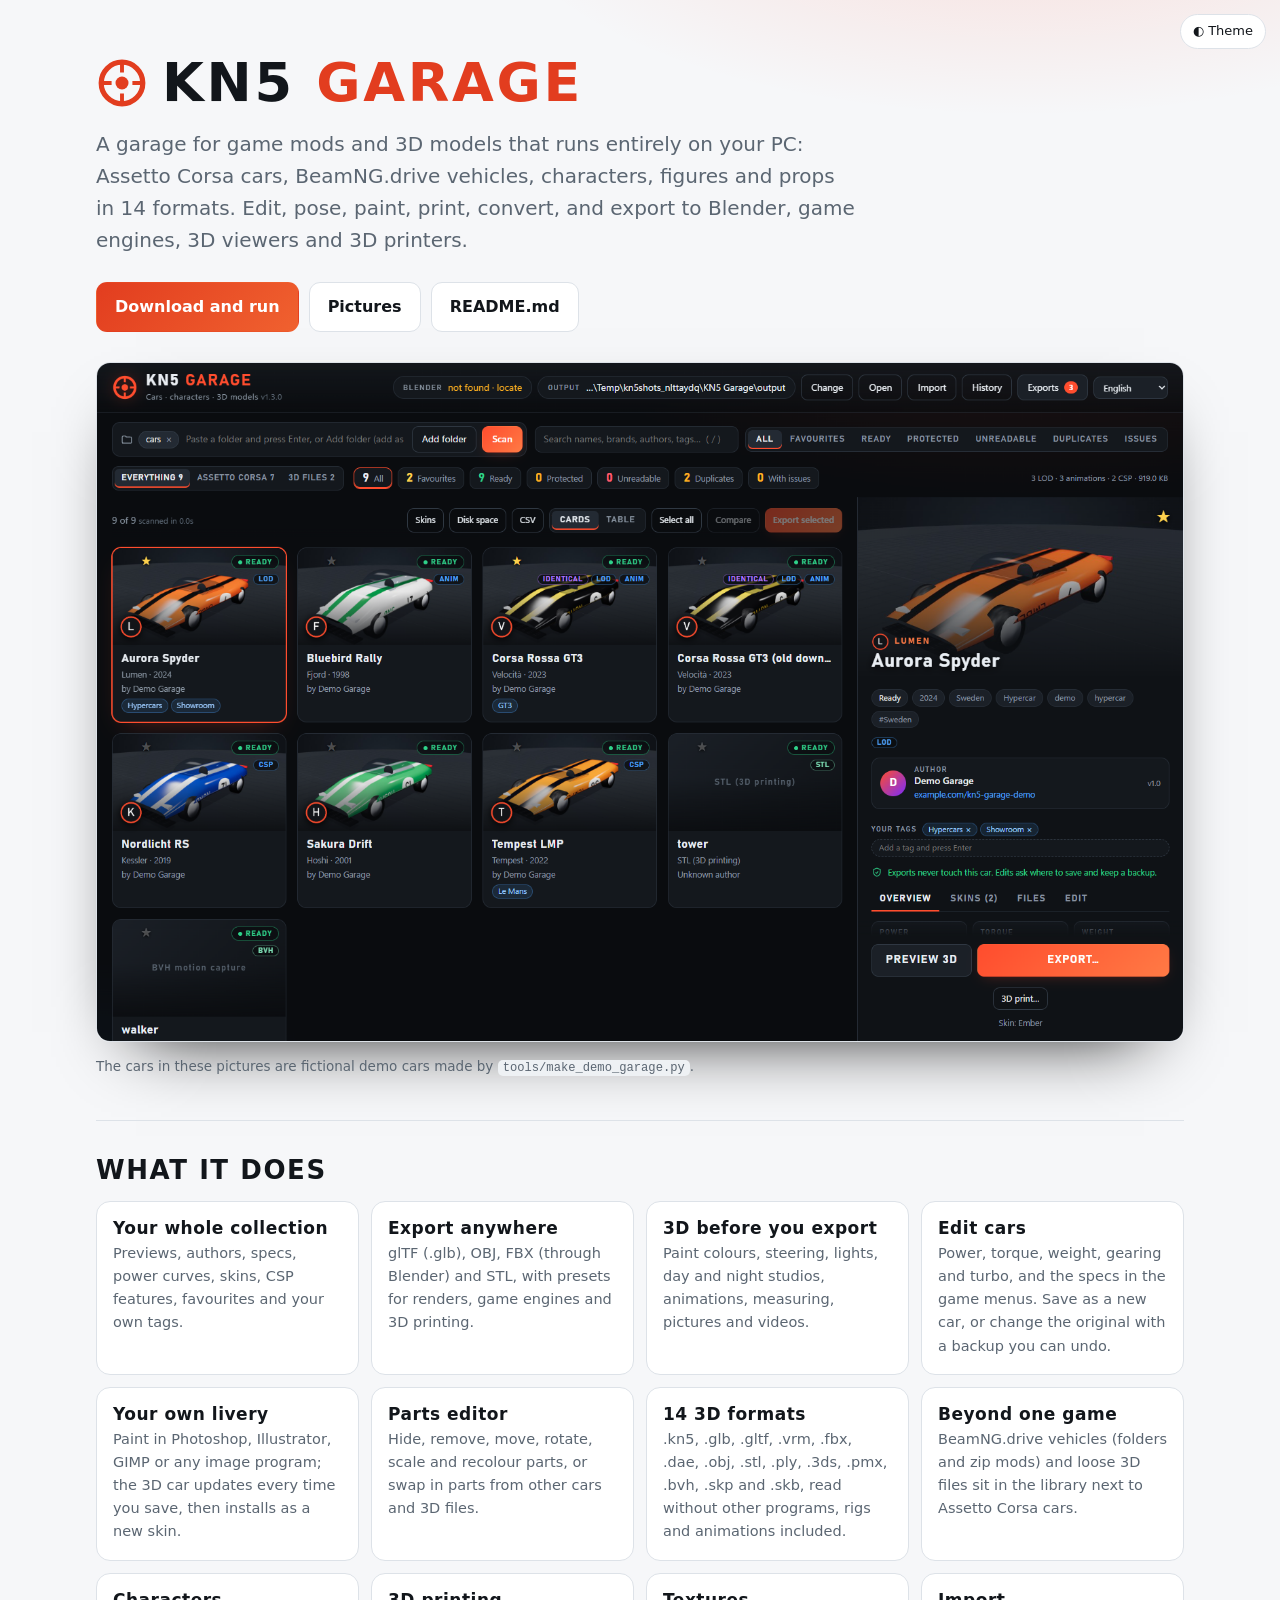
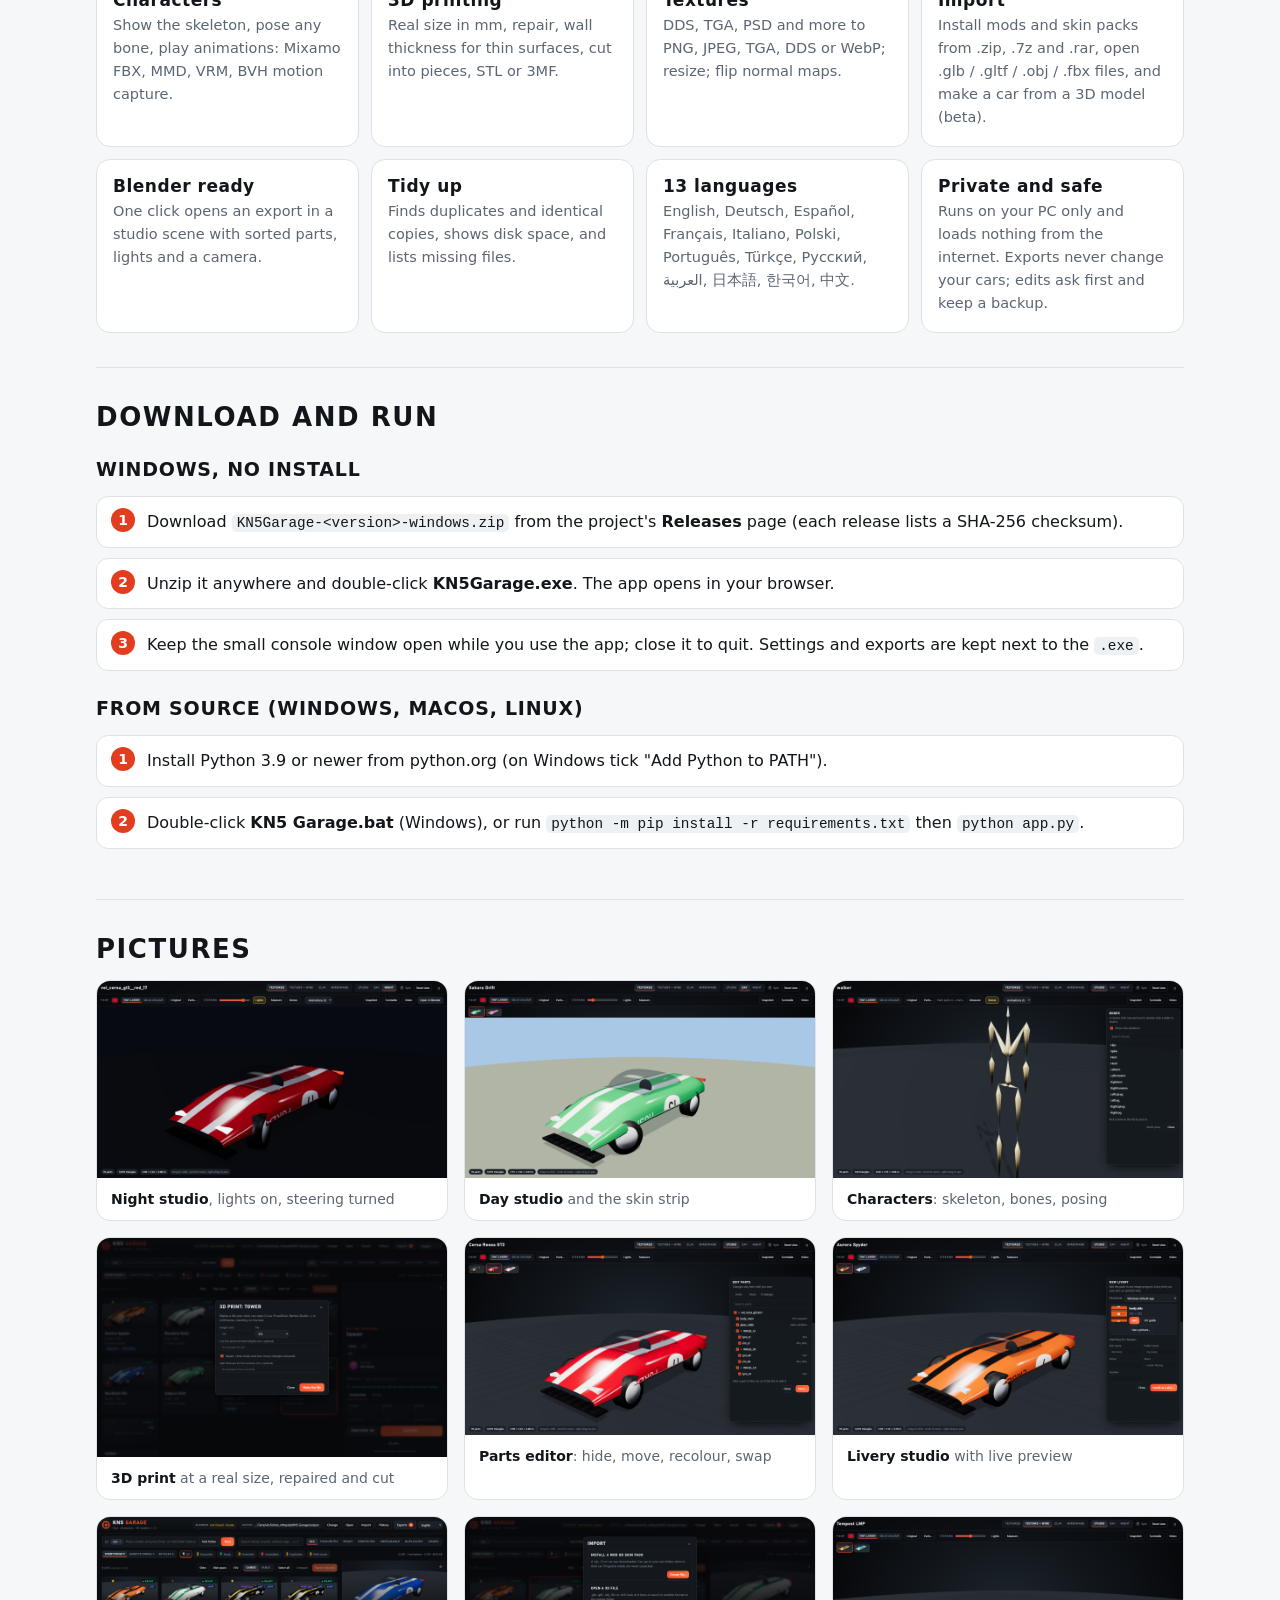
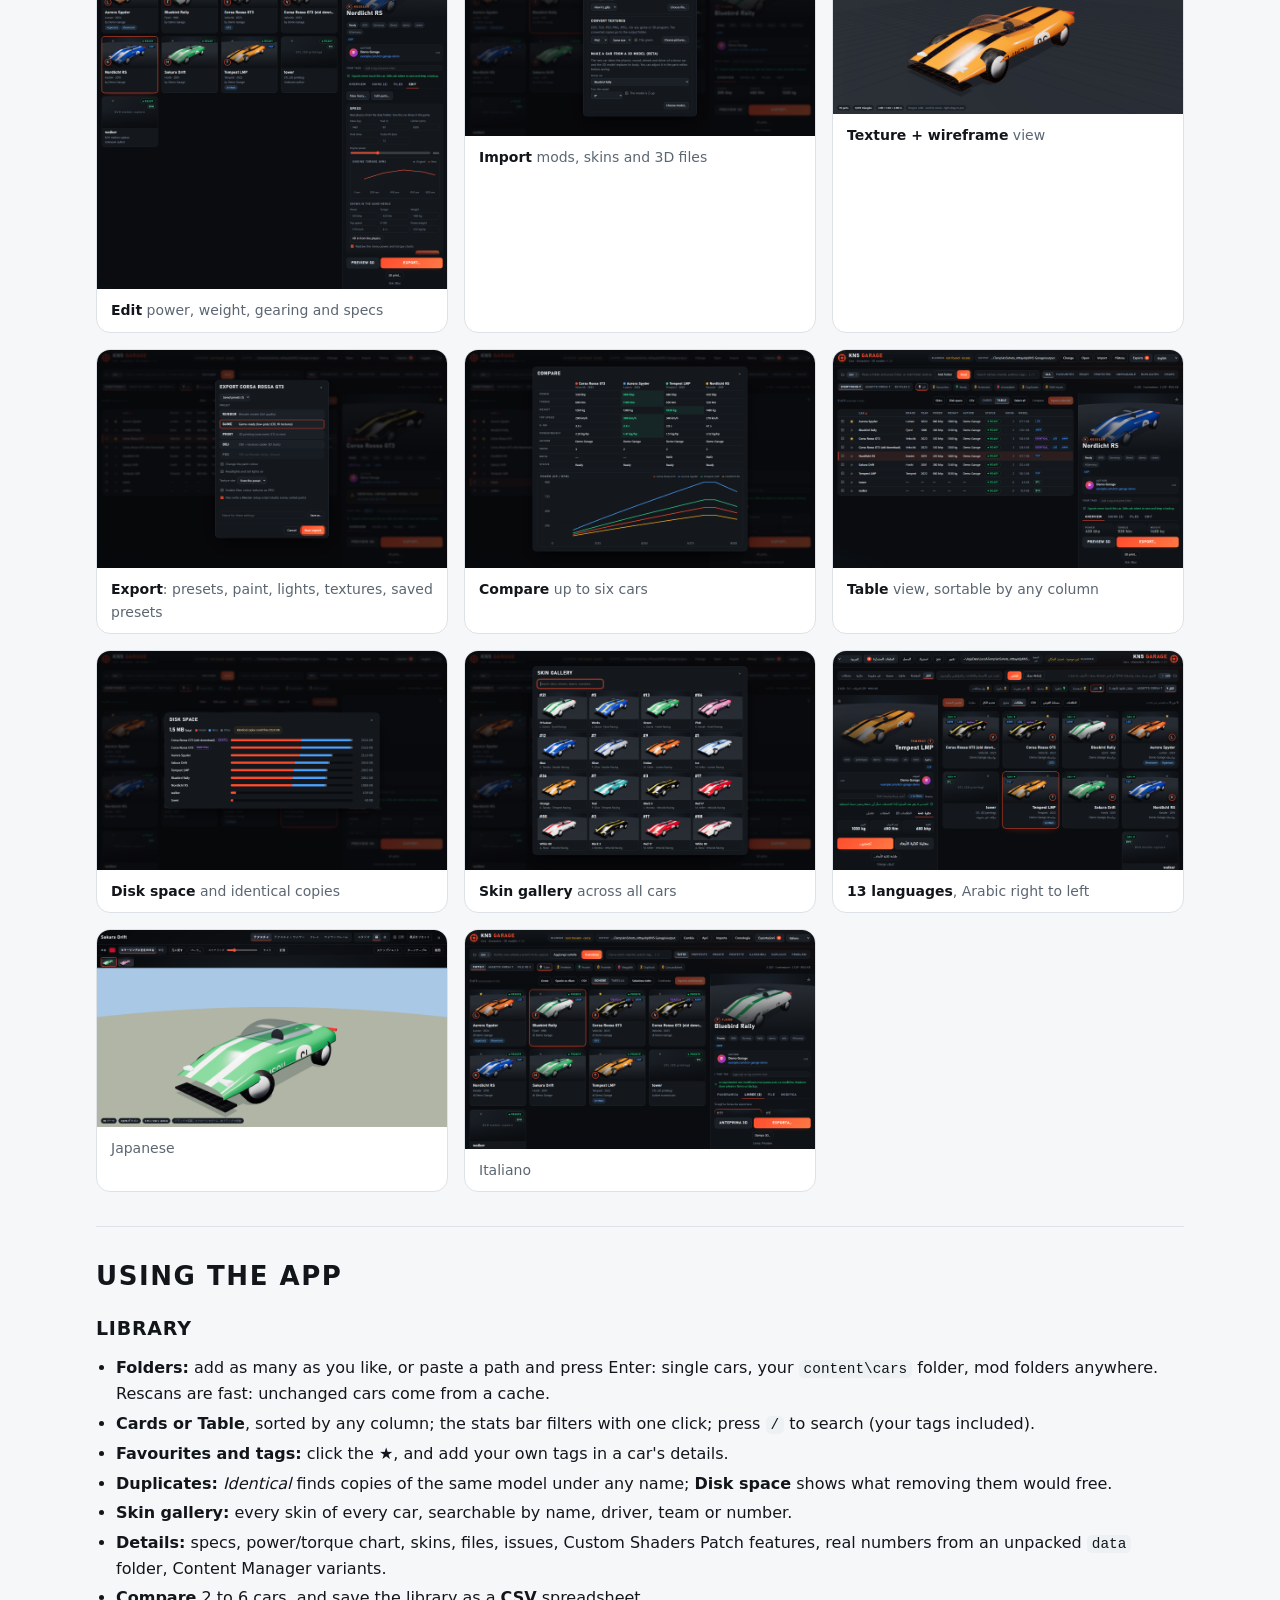
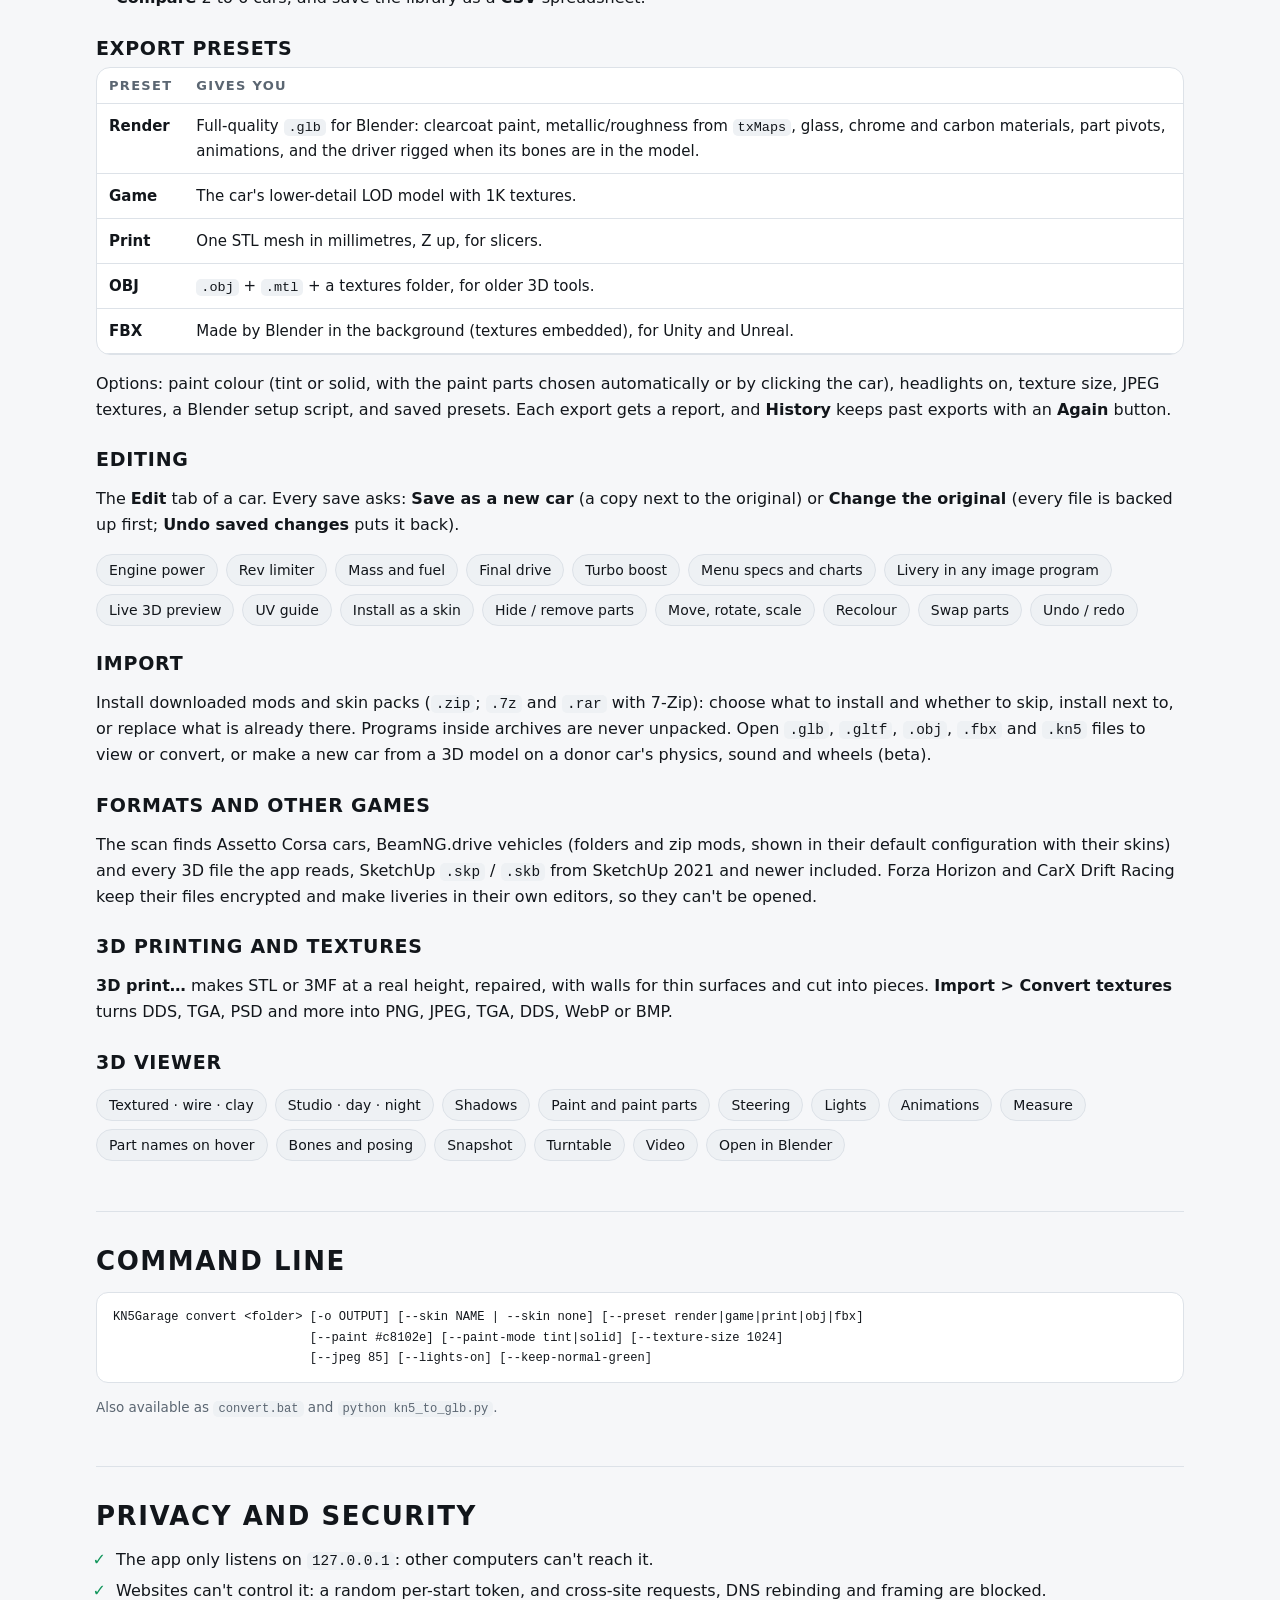
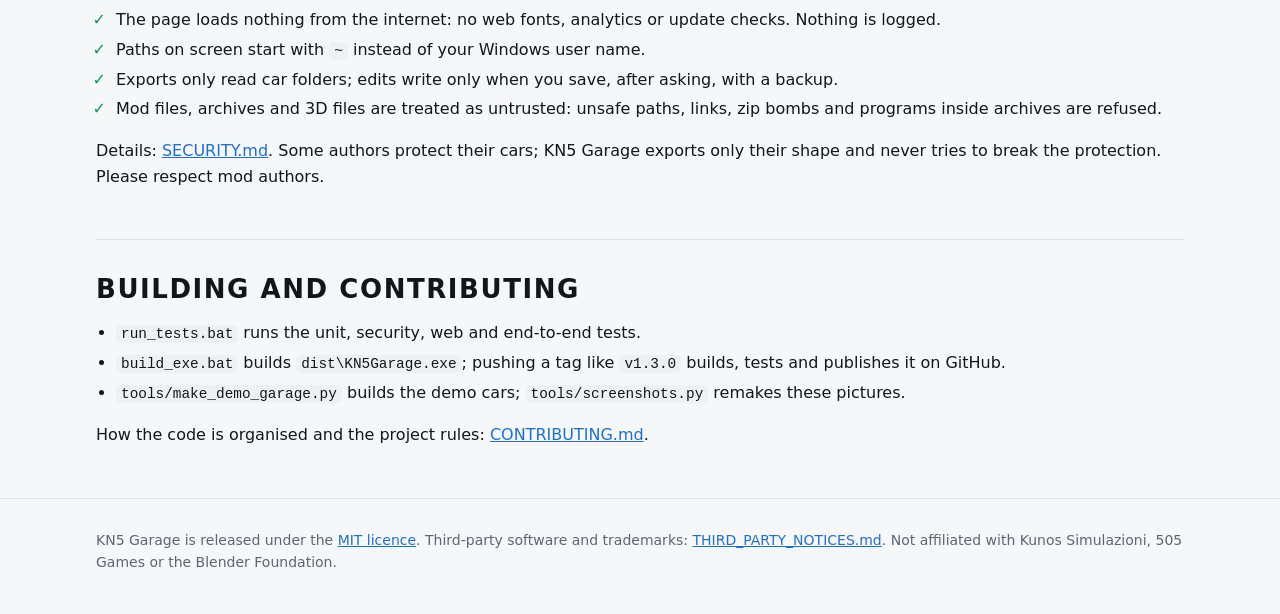
<file: README.html>
<!doctype html>
<html lang="en">
<head>
  <meta charset="utf-8">
  <meta name="viewport" content="width=device-width, initial-scale=1">
  <title>KN5 Garage</title>
  <meta name="description" content="Turn Assetto Corsa car mods into files for Blender, game engines, 3D viewers and 3D printers, from a browser-based app that runs on your PC.">
  <link rel="icon" href="data:image/svg+xml,%3Csvg xmlns='http://www.w3.org/2000/svg' viewBox='0 0 32 32'%3E%3Ccircle cx='16' cy='16' r='13' fill='none' stroke='%23ff4d2e' stroke-width='4'/%3E%3Ccircle cx='16' cy='16' r='4' fill='%23ff4d2e'/%3E%3C/svg%3E">
  <style>
    :root {
      --bg: #0a0c0f; --surface: #14181d; --surface-2: #1b2027; --border: #262d36; --text: #e9eef3;
      --muted: #8a96a3; --accent: #ff4d2e; --accent-2: #ff7a45; --ok: #2fd38a; --blue: #4da3ff;
      --display: "Bahnschrift", "DIN Alternate", "Roboto Condensed", "Arial Narrow", "Segoe UI", system-ui, sans-serif;
      --body: "Segoe UI Variable Text", "Segoe UI", system-ui, -apple-system, sans-serif;
      color-scheme: dark;
    }
    @media (prefers-color-scheme: light) {
      :root:not([data-theme="dark"]) {
        --bg: #f6f7f9; --surface: #ffffff; --surface-2: #eef1f4; --border: #dde2e8; --text: #12161b;
        --muted: #5b6672; --accent: #e23d1f; --accent-2: #f0612f; --ok: #12965c; --blue: #1f6fd1; color-scheme: light;
      }
    }
    :root[data-theme="light"] {
      --bg: #f6f7f9; --surface: #ffffff; --surface-2: #eef1f4; --border: #dde2e8; --text: #12161b;
      --muted: #5b6672; --accent: #e23d1f; --accent-2: #f0612f; --ok: #12965c; --blue: #1f6fd1; color-scheme: light;
    }
    * { box-sizing: border-box; }
    body { margin: 0; background: var(--bg); color: var(--text); font: 16px/1.6 var(--body); }
    a { color: var(--blue); }
    code { font-family: Consolas, ui-monospace, monospace; font-size: .9em; background: var(--surface-2); padding: 1px 5px; border-radius: 5px; overflow-wrap: anywhere; }
    html, body { overflow-x: hidden; }
    main, header, footer { min-width: 0; }
    pre { background: var(--surface); border: 1px solid var(--border); border-radius: 12px; padding: 14px 16px; overflow-x: auto; font-size: 13.5px; line-height: 1.5; }
    pre code { background: none; padding: 0; }
    .wrap { max-width: 1120px; margin: 0 auto; padding: 0 16px; }
    header.hero {
      padding: 56px 0 28px;
      background: radial-gradient(900px 380px at 80% -10%, rgba(255, 77, 46, .16), transparent 60%),
                  radial-gradient(700px 300px at -10% 120%, rgba(77, 163, 255, .08), transparent 60%);
    }
    .brand { display: flex; align-items: center; gap: 14px; }
    .brand svg { width: 52px; height: 52px; color: var(--accent); flex: none; }
    h1 { font: 700 clamp(34px, 6vw, 54px)/1 var(--display); letter-spacing: .05em; margin: 0; }
    h1 span { color: var(--accent); }
    .tagline { font-size: clamp(17px, 2.4vw, 20px); color: var(--muted); max-width: 760px; margin: 18px 0 26px; }
    .cta { display: flex; flex-wrap: wrap; gap: 10px; }
    .btn { display: inline-flex; align-items: center; gap: 8px; padding: 11px 18px; border-radius: 11px; font-weight: 600; text-decoration: none; border: 1px solid var(--border); color: var(--text); background: var(--surface); }
    .btn.primary { background: linear-gradient(135deg, var(--accent), var(--accent-2)); border-color: transparent; color: #fff; }
    .shot-main { margin: 30px 0 8px; border-radius: 14px; overflow: hidden; border: 1px solid var(--border); box-shadow: 0 30px 70px -40px #000; }
    .shot-main img, .gallery img { display: block; width: 100%; height: auto; cursor: zoom-in; }
    .note { color: var(--muted); font-size: 13.5px; }
    section { padding: 34px 0; border-top: 1px solid var(--border); }
    h2 { font: 700 26px var(--display); letter-spacing: .06em; text-transform: uppercase; margin: 0 0 16px; }
    h3 { font: 700 19px var(--display); letter-spacing: .04em; text-transform: uppercase; margin: 26px 0 8px; }
    .features { display: grid; grid-template-columns: repeat(auto-fill, minmax(250px, 1fr)); gap: 12px; }
    .feature { background: var(--surface); border: 1px solid var(--border); border-radius: 14px; padding: 16px; }
    .feature b { display: block; font: 700 17px var(--display); letter-spacing: .03em; margin-bottom: 4px; }
    .feature p { margin: 0; color: var(--muted); font-size: 14.5px; }
    .gallery { display: grid; grid-template-columns: repeat(auto-fill, minmax(320px, 1fr)); gap: 16px; }
    .gallery figure { margin: 0; background: var(--surface); border: 1px solid var(--border); border-radius: 14px; overflow: hidden; }
    .gallery figcaption { padding: 10px 14px; font-size: 14px; color: var(--muted); }
    .gallery figcaption b { color: var(--text); }
    table { width: 100%; border-collapse: collapse; font-size: 15px; }
    th, td { text-align: left; padding: 10px 12px; border-bottom: 1px solid var(--border); vertical-align: top; }
    th { font: 700 13px var(--display); letter-spacing: .1em; text-transform: uppercase; color: var(--muted); }
    td:first-child { font-weight: 700; white-space: nowrap; }
    .table-wrap { overflow-x: auto; background: var(--surface); border: 1px solid var(--border); border-radius: 14px; }
    ul { padding-left: 20px; }
    li { margin: 4px 0; }
    .steps { counter-reset: s; list-style: none; padding: 0; display: grid; gap: 10px; }
    .steps li { counter-increment: s; background: var(--surface); border: 1px solid var(--border); border-radius: 12px; padding: 12px 14px 12px 50px; position: relative; margin: 0; }
    .steps li::before { content: counter(s); position: absolute; left: 14px; top: 11px; width: 24px; height: 24px; border-radius: 50%; background: var(--accent); color: #fff; font: 700 14px/24px var(--display); text-align: center; }
    .pill-list { display: flex; flex-wrap: wrap; gap: 8px; list-style: none; padding: 0; }
    .pill-list li { background: var(--surface-2); border: 1px solid var(--border); border-radius: 999px; padding: 4px 12px; font-size: 14px; margin: 0; }
    .security li::marker { content: "✓  "; color: var(--ok); }
    footer { padding: 30px 0 50px; color: var(--muted); font-size: 14px; border-top: 1px solid var(--border); }
    .theme-toggle { position: fixed; top: 14px; right: 14px; z-index: 5; background: var(--surface); color: var(--text); border: 1px solid var(--border); border-radius: 999px; padding: 6px 12px; cursor: pointer; font: inherit; font-size: 13px; }
    .lightbox { position: fixed; inset: 0; z-index: 10; background: rgba(0, 0, 0, .86); display: grid; place-items: center; padding: 16px; cursor: zoom-out; }
    .lightbox img { max-width: 100%; max-height: 100%; border-radius: 10px; }
    [hidden] { display: none !important; }
    @media (max-width: 600px) {
      .gallery { grid-template-columns: 1fr; }
      td:first-child { white-space: normal; }
      header.hero { padding-top: 40px; }
    }
  </style>
</head>
<body>
  <button class="theme-toggle" id="themeToggle" type="button" aria-label="Switch light or dark theme">◐ Theme</button>

  <header class="hero">
    <div class="wrap">
      <div class="brand">
        <svg viewBox="0 0 40 40" aria-hidden="true">
          <circle cx="20" cy="20" r="16" fill="none" stroke="currentColor" stroke-width="4"/>
          <circle cx="20" cy="20" r="5" fill="currentColor"/>
          <path d="M20 4v8M20 28v8M4 20h8M28 20h8" stroke="currentColor" stroke-width="3"/>
        </svg>
        <h1>KN5 <span>GARAGE</span></h1>
      </div>
      <p class="tagline">A garage for game mods and 3D models that runs entirely on your PC: Assetto Corsa cars,
        BeamNG.drive vehicles, characters, figures and props in 14 formats. Edit, pose, paint, print, convert, and
        export to Blender, game engines, 3D viewers and 3D printers.</p>
      <div class="cta">
        <a class="btn primary" href="#run">Download and run</a>
        <a class="btn" href="#pictures">Pictures</a>
        <a class="btn" href="README.md">README.md</a>
      </div>
      <figure class="shot-main">
        <img src="docs/screenshots/library.png" alt="The library: cards with previews, favourites, tags, duplicate and issue badges, and the details of the selected car" width="1600" height="1000">
      </figure>
      <p class="note">The cars in these pictures are fictional demo cars made by <code>tools/make_demo_garage.py</code>.</p>
    </div>
  </header>

  <main class="wrap">
    <section>
      <h2>What it does</h2>
      <div class="features">
        <div class="feature"><b>Your whole collection</b><p>Previews, authors, specs, power curves, skins, CSP features, favourites and your own tags.</p></div>
        <div class="feature"><b>Export anywhere</b><p>glTF (.glb), OBJ, FBX (through Blender) and STL, with presets for renders, game engines and 3D printing.</p></div>
        <div class="feature"><b>3D before you export</b><p>Paint colours, steering, lights, day and night studios, animations, measuring, pictures and videos.</p></div>
        <div class="feature"><b>Edit cars</b><p>Power, torque, weight, gearing and turbo, and the specs in the game menus. Save as a new car, or change the original with a backup you can undo.</p></div>
        <div class="feature"><b>Your own livery</b><p>Paint in Photoshop, Illustrator, GIMP or any image program; the 3D car updates every time you save, then installs as a new skin.</p></div>
        <div class="feature"><b>Parts editor</b><p>Hide, remove, move, rotate, scale and recolour parts, or swap in parts from other cars and 3D files.</p></div>
        <div class="feature"><b>14 3D formats</b><p>.kn5, .glb, .gltf, .vrm, .fbx, .dae, .obj, .stl, .ply, .3ds, .pmx, .bvh, .skp and .skb, read without other programs, rigs and animations included.</p></div>
        <div class="feature"><b>Beyond one game</b><p>BeamNG.drive vehicles (folders and zip mods) and loose 3D files sit in the library next to Assetto Corsa cars.</p></div>
        <div class="feature"><b>Characters</b><p>Show the skeleton, pose any bone, play animations: Mixamo FBX, MMD, VRM, BVH motion capture.</p></div>
        <div class="feature"><b>3D printing</b><p>Real size in mm, repair, wall thickness for thin surfaces, cut into pieces, STL or 3MF.</p></div>
        <div class="feature"><b>Textures</b><p>DDS, TGA, PSD and more to PNG, JPEG, TGA, DDS or WebP; resize; flip normal maps.</p></div>
        <div class="feature"><b>Import</b><p>Install mods and skin packs from .zip, .7z and .rar, open .glb / .gltf / .obj / .fbx files, and make a car from a 3D model (beta).</p></div>
        <div class="feature"><b>Blender ready</b><p>One click opens an export in a studio scene with sorted parts, lights and a camera.</p></div>
        <div class="feature"><b>Tidy up</b><p>Finds duplicates and identical copies, shows disk space, and lists missing files.</p></div>
        <div class="feature"><b>13 languages</b><p>English, Deutsch, Español, Français, Italiano, Polski, Português, Türkçe, Русский, العربية, 日本語, 한국어, 中文.</p></div>
        <div class="feature"><b>Private and safe</b><p>Runs on your PC only and loads nothing from the internet. Exports never change your cars; edits ask first and keep a backup.</p></div>
      </div>
    </section>

    <section id="run">
      <h2>Download and run</h2>
      <h3>Windows, no install</h3>
      <ol class="steps">
        <li>Download <code>KN5Garage-&lt;version&gt;-windows.zip</code> from the project's <b>Releases</b> page (each release lists a SHA-256 checksum).</li>
        <li>Unzip it anywhere and double-click <b>KN5Garage.exe</b>. The app opens in your browser.</li>
        <li>Keep the small console window open while you use the app; close it to quit. Settings and exports are kept next to the <code>.exe</code>.</li>
      </ol>
      <h3>From source (Windows, macOS, Linux)</h3>
      <ol class="steps">
        <li>Install Python 3.9 or newer from python.org (on Windows tick "Add Python to PATH").</li>
        <li>Double-click <b>KN5 Garage.bat</b> (Windows), or run <code>python -m pip install -r requirements.txt</code> then <code>python app.py</code>.</li>
      </ol>
    </section>

    <section id="pictures">
      <h2>Pictures</h2>
      <div class="gallery">
        <figure><img src="docs/screenshots/viewer-night.png" alt="3D viewer at night with the lights on and the front wheels turned" width="1600" height="900" loading="lazy"><figcaption><b>Night studio</b>, lights on, steering turned</figcaption></figure>
        <figure><img src="docs/screenshots/viewer-day.png" alt="3D viewer in daylight with the skin strip" width="1600" height="900" loading="lazy"><figcaption><b>Day studio</b> and the skin strip</figcaption></figure>
        <figure><img src="docs/screenshots/character.png" alt="A motion-capture skeleton with the Bones panel for posing" width="1600" height="900" loading="lazy"><figcaption><b>Characters</b>: skeleton, bones, posing</figcaption></figure>
        <figure><img src="docs/screenshots/print.png" alt="3D print: height, cuts, repair and wall thickness" width="1600" height="1000" loading="lazy"><figcaption><b>3D print</b> at a real size, repaired and cut</figcaption></figure>
        <figure><img src="docs/screenshots/parts-editor.png" alt="The parts editor: a part selected on the car, with move, colour and swap tools" width="1600" height="900" loading="lazy"><figcaption><b>Parts editor</b>: hide, move, recolour, swap</figcaption></figure>
        <figure><img src="docs/screenshots/livery.png" alt="The livery studio: paint textures to edit in an image program, with a live 3D preview" width="1600" height="900" loading="lazy"><figcaption><b>Livery studio</b> with live preview</figcaption></figure>
        <figure><img src="docs/screenshots/edit.png" alt="The Edit tab: physics, menu specs and power curve" width="1600" height="1700" loading="lazy"><figcaption><b>Edit</b> power, weight, gearing and specs</figcaption></figure>
        <figure><img src="docs/screenshots/import.png" alt="Import: mods, skin packs, 3D files, and a car from a 3D model" width="1600" height="1000" loading="lazy"><figcaption><b>Import</b> mods, skins and 3D files</figcaption></figure>
        <figure><img src="docs/screenshots/viewer-wire.png" alt="Texture and wireframe view" width="1600" height="900" loading="lazy"><figcaption><b>Texture + wireframe</b> view</figcaption></figure>
        <figure><img src="docs/screenshots/export.png" alt="The export dialog with presets and options" width="1600" height="1000" loading="lazy"><figcaption><b>Export</b>: presets, paint, lights, textures, saved presets</figcaption></figure>
        <figure><img src="docs/screenshots/compare.png" alt="Comparing four cars: specs with the best values highlighted and their power curves" width="1600" height="1000" loading="lazy"><figcaption><b>Compare</b> up to six cars</figcaption></figure>
        <figure><img src="docs/screenshots/table.png" alt="The sortable library table" width="1600" height="1000" loading="lazy"><figcaption><b>Table</b> view, sortable by any column</figcaption></figure>
        <figure><img src="docs/screenshots/disk-space.png" alt="Disk space per car, and what identical copies waste" width="1600" height="1000" loading="lazy"><figcaption><b>Disk space</b> and identical copies</figcaption></figure>
        <figure><img src="docs/screenshots/skin-gallery.png" alt="All skins of all cars in one searchable gallery" width="1600" height="1000" loading="lazy"><figcaption><b>Skin gallery</b> across all cars</figcaption></figure>
        <figure><img src="docs/screenshots/arabic.png" alt="The app in Arabic, laid out right to left" width="1600" height="1000" loading="lazy"><figcaption><b>13 languages</b>, Arabic right to left</figcaption></figure>
        <figure><img src="docs/screenshots/japanese.png" alt="The 3D viewer in Japanese" width="1600" height="900" loading="lazy"><figcaption>Japanese</figcaption></figure>
        <figure><img src="docs/screenshots/italiano.png" alt="The app in Italian" width="1600" height="1000" loading="lazy"><figcaption>Italiano</figcaption></figure>
      </div>
    </section>

    <section>
      <h2>Using the app</h2>
      <h3>Library</h3>
      <ul>
        <li><b>Folders:</b> add as many as you like, or paste a path and press Enter: single cars, your <code>content\cars</code> folder, mod folders anywhere. Rescans are fast: unchanged cars come from a cache.</li>
        <li><b>Cards or Table</b>, sorted by any column; the stats bar filters with one click; press <code>/</code> to search (your tags included).</li>
        <li><b>Favourites and tags:</b> click the ★, and add your own tags in a car's details.</li>
        <li><b>Duplicates:</b> <i>Identical</i> finds copies of the same model under any name; <b>Disk space</b> shows what removing them would free.</li>
        <li><b>Skin gallery:</b> every skin of every car, searchable by name, driver, team or number.</li>
        <li><b>Details:</b> specs, power/torque chart, skins, files, issues, Custom Shaders Patch features, real numbers from an unpacked <code>data</code> folder, Content Manager variants.</li>
        <li><b>Compare</b> 2 to 6 cars, and save the library as a <b>CSV</b> spreadsheet.</li>
      </ul>
      <h3>Export presets</h3>
      <div class="table-wrap">
        <table>
          <thead><tr><th>Preset</th><th>Gives you</th></tr></thead>
          <tbody>
            <tr><td>Render</td><td>Full-quality <code>.glb</code> for Blender: clearcoat paint, metallic/roughness from <code>txMaps</code>, glass, chrome and carbon materials, part pivots, animations, and the driver rigged when its bones are in the model.</td></tr>
            <tr><td>Game</td><td>The car's lower-detail LOD model with 1K textures.</td></tr>
            <tr><td>Print</td><td>One STL mesh in millimetres, Z up, for slicers.</td></tr>
            <tr><td>OBJ</td><td><code>.obj</code> + <code>.mtl</code> + a textures folder, for older 3D tools.</td></tr>
            <tr><td>FBX</td><td>Made by Blender in the background (textures embedded), for Unity and Unreal.</td></tr>
          </tbody>
        </table>
      </div>
      <p>Options: paint colour (tint or solid, with the paint parts chosen automatically or by clicking the car),
        headlights on, texture size, JPEG textures, a Blender setup script, and saved presets.
        Each export gets a report, and <b>History</b> keeps past exports with an <b>Again</b> button.</p>
      <h3>Editing</h3>
      <p>The <b>Edit</b> tab of a car. Every save asks: <b>Save as a new car</b> (a copy next to the original) or
        <b>Change the original</b> (every file is backed up first; <b>Undo saved changes</b> puts it back).</p>
      <ul class="pill-list">
        <li>Engine power</li><li>Rev limiter</li><li>Mass and fuel</li><li>Final drive</li><li>Turbo boost</li>
        <li>Menu specs and charts</li><li>Livery in any image program</li><li>Live 3D preview</li><li>UV guide</li>
        <li>Install as a skin</li><li>Hide / remove parts</li><li>Move, rotate, scale</li><li>Recolour</li>
        <li>Swap parts</li><li>Undo / redo</li>
      </ul>
      <h3>Import</h3>
      <p>Install downloaded mods and skin packs (<code>.zip</code>; <code>.7z</code> and <code>.rar</code> with 7-Zip):
        choose what to install and whether to skip, install next to, or replace what is already there.
        Programs inside archives are never unpacked. Open <code>.glb</code>, <code>.gltf</code>, <code>.obj</code>,
        <code>.fbx</code> and <code>.kn5</code> files to view or convert, or make a new car from a 3D model on a donor
        car's physics, sound and wheels (beta).</p>
      <h3>Formats and other games</h3>
      <p>The scan finds Assetto Corsa cars, BeamNG.drive vehicles (folders and zip mods, shown in their default
        configuration with their skins) and every 3D file the app reads, SketchUp <code>.skp</code> / <code>.skb</code>
        from SketchUp 2021 and newer included. Forza Horizon and CarX Drift Racing keep their
        files encrypted and make liveries in their own editors, so they can't be opened.</p>
      <h3>3D printing and textures</h3>
      <p><b>3D print…</b> makes STL or 3MF at a real height, repaired, with walls for thin surfaces and cut into pieces.
        <b>Import &gt; Convert textures</b> turns DDS, TGA, PSD and more into PNG, JPEG, TGA, DDS, WebP or BMP.</p>
      <h3>3D viewer</h3>
      <ul class="pill-list">
        <li>Textured · wire · clay</li><li>Studio · day · night</li><li>Shadows</li><li>Paint and paint parts</li>
        <li>Steering</li><li>Lights</li><li>Animations</li><li>Measure</li><li>Part names on hover</li>
        <li>Bones and posing</li><li>Snapshot</li><li>Turntable</li><li>Video</li><li>Open in Blender</li>
      </ul>
    </section>

    <section>
      <h2>Command line</h2>
<pre><code>KN5Garage convert &lt;folder&gt; [-o OUTPUT] [--skin NAME | --skin none] [--preset render|game|print|obj|fbx]
                           [--paint #c8102e] [--paint-mode tint|solid] [--texture-size 1024]
                           [--jpeg 85] [--lights-on] [--keep-normal-green]</code></pre>
      <p class="note">Also available as <code>convert.bat</code> and <code>python kn5_to_glb.py</code>.</p>
    </section>

    <section>
      <h2>Privacy and security</h2>
      <ul class="security">
        <li>The app only listens on <code>127.0.0.1</code>: other computers can't reach it.</li>
        <li>Websites can't control it: a random per-start token, and cross-site requests, DNS rebinding and framing are blocked.</li>
        <li>The page loads nothing from the internet: no web fonts, analytics or update checks. Nothing is logged.</li>
        <li>Paths on screen start with <code>~</code> instead of your Windows user name.</li>
        <li>Exports only read car folders; edits write only when you save, after asking, with a backup.</li>
        <li>Mod files, archives and 3D files are treated as untrusted: unsafe paths, links, zip bombs and programs inside archives are refused.</li>
      </ul>
      <p>Details: <a href="SECURITY.md">SECURITY.md</a>. Some authors protect their cars; KN5 Garage exports only their shape and never tries to break the protection. Please respect mod authors.</p>
    </section>

    <section>
      <h2>Building and contributing</h2>
      <ul>
        <li><code>run_tests.bat</code> runs the unit, security, web and end-to-end tests.</li>
        <li><code>build_exe.bat</code> builds <code>dist\KN5Garage.exe</code>; pushing a tag like <code>v1.3.0</code> builds, tests and publishes it on GitHub.</li>
        <li><code>tools/make_demo_garage.py</code> builds the demo cars; <code>tools/screenshots.py</code> remakes these pictures.</li>
      </ul>
      <p>How the code is organised and the project rules: <a href="CONTRIBUTING.md">CONTRIBUTING.md</a>.</p>
    </section>
  </main>

  <footer>
    <div class="wrap">
      KN5 Garage is released under the <a href="LICENSE">MIT licence</a>. Third-party software and trademarks:
      <a href="THIRD_PARTY_NOTICES.md">THIRD_PARTY_NOTICES.md</a>. Not affiliated with Kunos Simulazioni, 505 Games or the Blender Foundation.
    </div>
  </footer>

  <div class="lightbox" id="lightbox" hidden><img id="lightboxImg" alt=""></div>

  <script>
    // Click a picture to see it full size; click again or press Esc to close.
    const box = document.getElementById('lightbox');
    const boxImg = document.getElementById('lightboxImg');
    document.querySelectorAll('.shot-main img, .gallery img').forEach((img) => {
      img.addEventListener('click', () => { boxImg.src = img.src; boxImg.alt = img.alt; box.hidden = false; });
    });
    box.addEventListener('click', () => { box.hidden = true; });
    document.addEventListener('keydown', (e) => { if (e.key === 'Escape') box.hidden = true; });
    // Light / dark theme: follows the system, the button switches it (remembered when possible)
    const root = document.documentElement;
    try { const saved = localStorage.getItem('kn5-readme-theme'); if (saved) root.dataset.theme = saved; } catch (e) { /* private mode */ }
    document.getElementById('themeToggle').addEventListener('click', () => {
      const dark = root.dataset.theme ? root.dataset.theme === 'dark' : matchMedia('(prefers-color-scheme: dark)').matches;
      root.dataset.theme = dark ? 'light' : 'dark';
      try { localStorage.setItem('kn5-readme-theme', root.dataset.theme); } catch (e) { /* private mode */ }
    });
  </script>
</body>
</html>
</file>
